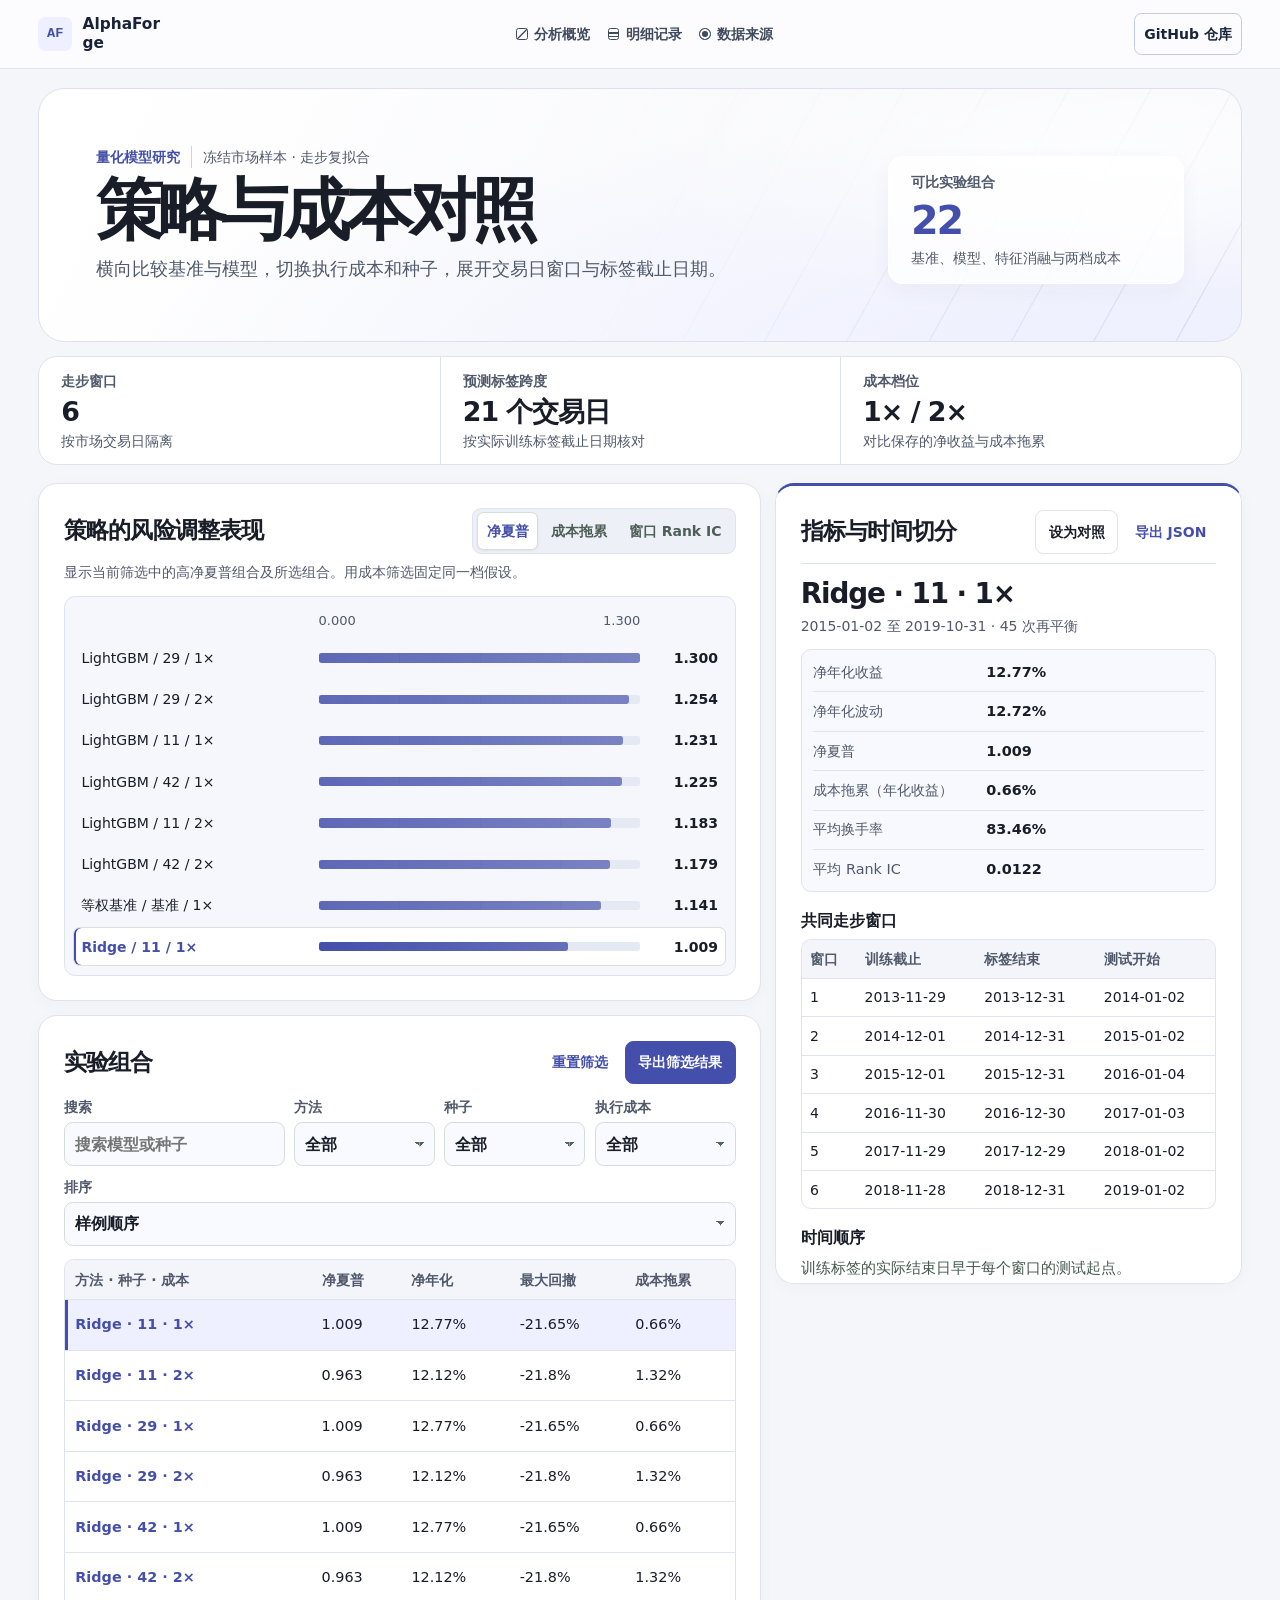
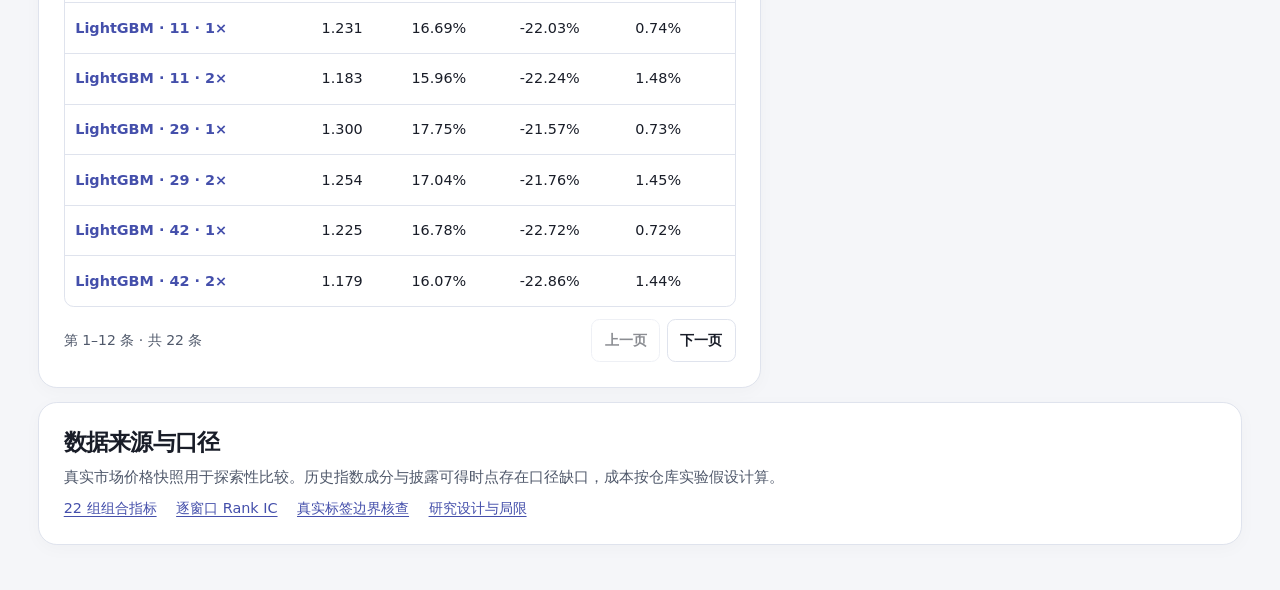
<file: docs/workbench/index.html>
<!doctype html>
<html lang="zh-CN">
<head>
  <meta charset="utf-8">
  <meta name="viewport" content="width=device-width, initial-scale=1">
  <meta name="color-scheme" content="light">
  <meta name="description" content="横向比较基准与模型，切换执行成本和种子，展开交易日窗口与标签截止日期。">
  <title>AlphaForge · 策略与成本对照</title>
  <link rel="stylesheet" href="workbench.css">
  <script defer src="data.js"></script>
  <script defer src="workbench.js"></script>
</head>
<body>
  <a class="skip" href="#main">跳至工作台</a>
  <header class="rail">
    <div class="rail-inner">
      <a class="brand" href="#main">
        <span class="brand-mark" aria-hidden="true" id="brand-mark"></span>
        <span id="brand">数据工作台</span>
      </a>
      <nav aria-label="工作台导航">
        <a href="#overview"><span class="nav-icon overview-icon" aria-hidden="true"></span>分析概览</a>
        <a href="#records"><span class="nav-icon records-icon" aria-hidden="true"></span>明细记录</a>
        <a href="#sources"><span class="nav-icon sources-icon" aria-hidden="true"></span>数据来源</a>
      </nav>
      <div class="rail-bottom">
        <!-- Portfolio return link -->
        <a id="repository" href="https://github.com/dev-belly">GitHub 仓库</a>
      </div>
    </div>
  </header>

  <main id="main" tabindex="-1">
    <section class="hero" id="overview" aria-labelledby="title">
      <div class="hero-intro">
        <div class="hero-context">
          <p id="toolbar-label">数据工作台</p>
          <p id="hero-kicker"></p>
        </div>
        <h1 id="title">策略与成本对照</h1>
        <p class="hero-description" id="description"></p>
      </div>
      <div class="hero-stat" id="hero-stat" hidden>
        <span id="hero-stat-label"></span>
        <strong id="hero-stat-value"></strong>
        <small id="hero-stat-note"></small>
      </div>
    </section>

    <dl class="metrics" id="metrics" aria-label="样例概要" hidden></dl>
    <noscript><p class="notice">请启用 JavaScript 以运行工作台。</p></noscript>
    <p class="notice" id="startup-error" role="alert" hidden>样例未能加载。请确认工作台文件完整，再刷新页面。</p>

    <div class="workspace" id="workspace" hidden>
      <div class="workspace-main">
        <section class="panel chart-panel" aria-labelledby="chart-heading">
          <div class="panel-heading">
            <h2 id="chart-heading"></h2>
            <div class="views" id="views" role="group" aria-label="图表视图"></div>
          </div>
          <p class="panel-copy" id="chart-caption"></p>
          <div id="chart"></div>
        </section>

        <section class="panel records-panel" id="records" aria-labelledby="records-heading">
          <div class="panel-heading">
            <h2 id="records-heading"></h2>
            <div class="panel-actions">
              <button class="text-button" id="reset" type="button">重置筛选</button>
              <button class="button primary" id="export" type="button" disabled>导出筛选结果</button>
            </div>
          </div>
          <div id="filters" class="filters"></div>
          <div class="table-wrap records-table" id="records-table" tabindex="0" role="region" aria-label="筛选记录">
            <table role="table">
              <thead role="rowgroup"><tr id="columns" role="row"></tr></thead>
              <tbody id="rows" role="rowgroup"></tbody>
            </table>
          </div>
          <p id="empty" class="empty" hidden>没有匹配的记录。试试其他筛选条件。</p>
          <footer class="pagination">
            <span id="count" role="status" aria-live="polite"></span>
            <div class="page-buttons">
              <button class="button" id="previous" type="button">上一页</button>
              <button class="button" id="next" type="button">下一页</button>
            </div>
          </footer>
        </section>
      </div>

      <section class="panel detail" id="detail" aria-labelledby="detail-heading" tabindex="-1">
        <div class="panel-heading">
          <h2 id="detail-heading"></h2>
          <div class="panel-actions">
            <button class="button" id="pin-record" type="button" disabled>设为对照</button>
            <button class="text-button" id="download-record" type="button" disabled>导出 JSON</button>
          </div>
        </div>
        <button class="text-button return-records" id="return-records" type="button">返回选中记录</button>
        <p class="link-notice" id="link-notice" role="status" hidden></p>
        <section class="comparison" id="comparison" aria-labelledby="comparison-heading" hidden>
          <div class="comparison-top">
            <h3 id="comparison-heading">记录对照</h3>
            <button class="text-button" id="clear-comparison" type="button">取消对照</button>
          </div>
          <div id="comparison-content"></div>
          <div class="comparison-actions" id="comparison-actions" hidden>
            <button class="button primary" id="share-comparison" type="button">复制对照链接</button>
            <button class="button" id="export-comparison" type="button">导出对照 CSV</button>
            <button class="text-button" id="export-evidence" type="button">导出原值 JSON</button>
          </div>
          <p class="share-status" id="share-status" role="status"></p>
        </section>
        <div id="record-detail"></div>
      </section>
    </div>

    <footer class="panel source-panel" id="sources" aria-labelledby="sources-heading" hidden>
      <h2 id="sources-heading">数据来源与口径</h2>
      <p id="source-note"></p>
      <ul id="source-list"></ul>
    </footer>
  </main>
  <dialog class="share-dialog" id="share-dialog" aria-labelledby="share-heading">
    <form method="dialog">
      <h2 id="share-heading">对照链接</h2>
      <p>选中下方地址，复制后可打开这组对照。</p>
      <label for="share-url">链接地址</label>
      <input id="share-url" type="url" readonly>
      <button class="button primary" type="submit">关闭</button>
    </form>
  </dialog>
</body>
</html>
</file>
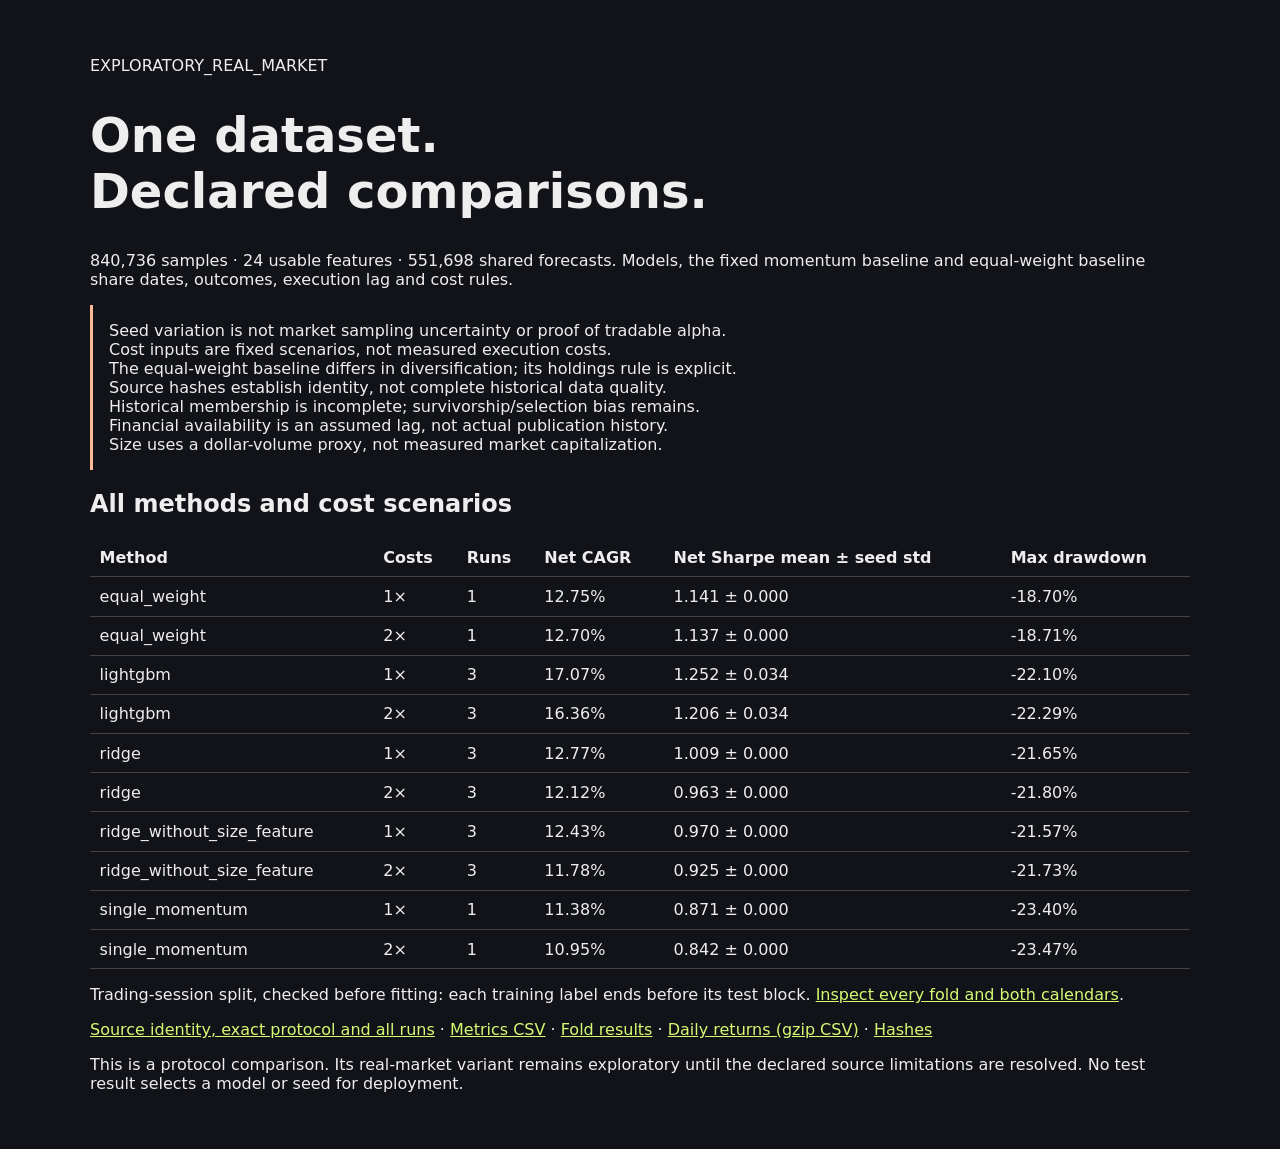
<file: docs/experiments/real-sp500-session-v2/index.html>
<!doctype html><html lang="en"><meta charset="utf-8">
<meta name="viewport" content="width=device-width,initial-scale=1"><title>AlphaForge · Frozen comparison</title>
<style>:root{font-family:system-ui;color-scheme:dark;background:#111319;color:#eee}main{max-width:1100px;margin:auto;padding:2rem}h1{font-size:3rem}a{color:#d7fa73}table{border-collapse:collapse;width:100%}td,th{padding:.6rem;text-align:left;border-bottom:1px solid #444;white-space:nowrap}.scroll{overflow:auto}aside{padding:1rem;border-left:3px solid #ffb994}</style>
<main><p>EXPLORATORY_REAL_MARKET</p><h1>One dataset.<br>Declared comparisons.</h1>
<p>840,736 samples · 24 usable features · 551,698 shared forecasts.
Models, the fixed momentum baseline and equal-weight baseline share dates, outcomes, execution lag and cost rules.</p>
<aside>Seed variation is not market sampling uncertainty or proof of tradable alpha.<br>Cost inputs are fixed scenarios, not measured execution costs.<br>The equal-weight baseline differs in diversification; its holdings rule is explicit.<br>Source hashes establish identity, not complete historical data quality.<br>Historical membership is incomplete; survivorship/selection bias remains.<br>Financial availability is an assumed lag, not actual publication history.<br>Size uses a dollar-volume proxy, not measured market capitalization.</aside>
<h2>All methods and cost scenarios</h2><div class="scroll"><table><tr><th>Method</th><th>Costs</th><th>Runs</th><th>Net CAGR</th><th>Net Sharpe mean ± seed std</th><th>Max drawdown</th></tr><tr><td>equal_weight</td><td>1×</td><td>1</td><td>12.75%</td><td>1.141 ± 0.000</td><td>-18.70%</td></tr><tr><td>equal_weight</td><td>2×</td><td>1</td><td>12.70%</td><td>1.137 ± 0.000</td><td>-18.71%</td></tr><tr><td>lightgbm</td><td>1×</td><td>3</td><td>17.07%</td><td>1.252 ± 0.034</td><td>-22.10%</td></tr><tr><td>lightgbm</td><td>2×</td><td>3</td><td>16.36%</td><td>1.206 ± 0.034</td><td>-22.29%</td></tr><tr><td>ridge</td><td>1×</td><td>3</td><td>12.77%</td><td>1.009 ± 0.000</td><td>-21.65%</td></tr><tr><td>ridge</td><td>2×</td><td>3</td><td>12.12%</td><td>0.963 ± 0.000</td><td>-21.80%</td></tr><tr><td>ridge_without_size_feature</td><td>1×</td><td>3</td><td>12.43%</td><td>0.970 ± 0.000</td><td>-21.57%</td></tr><tr><td>ridge_without_size_feature</td><td>2×</td><td>3</td><td>11.78%</td><td>0.925 ± 0.000</td><td>-21.73%</td></tr><tr><td>single_momentum</td><td>1×</td><td>1</td><td>11.38%</td><td>0.871 ± 0.000</td><td>-23.40%</td></tr><tr><td>single_momentum</td><td>2×</td><td>1</td><td>10.95%</td><td>0.842 ± 0.000</td><td>-23.47%</td></tr></table></div>
<p>Trading-session split, checked before fitting: each training label ends before its test block. <a href="split_audit.json">Inspect every fold and both calendars</a>.</p>
<p><a href="summary.json">Source identity, exact protocol and all runs</a> · <a href="metrics.csv">Metrics CSV</a> · <a href="folds.csv">Fold results</a> · <a href="daily_returns.csv.gz">Daily returns (gzip CSV)</a> · <a href="manifest.json">Hashes</a></p>
<p>This is a protocol comparison. Its real-market variant remains exploratory until the declared source limitations are resolved. No test result selects a model or seed for deployment.</p></main></html>
</file>
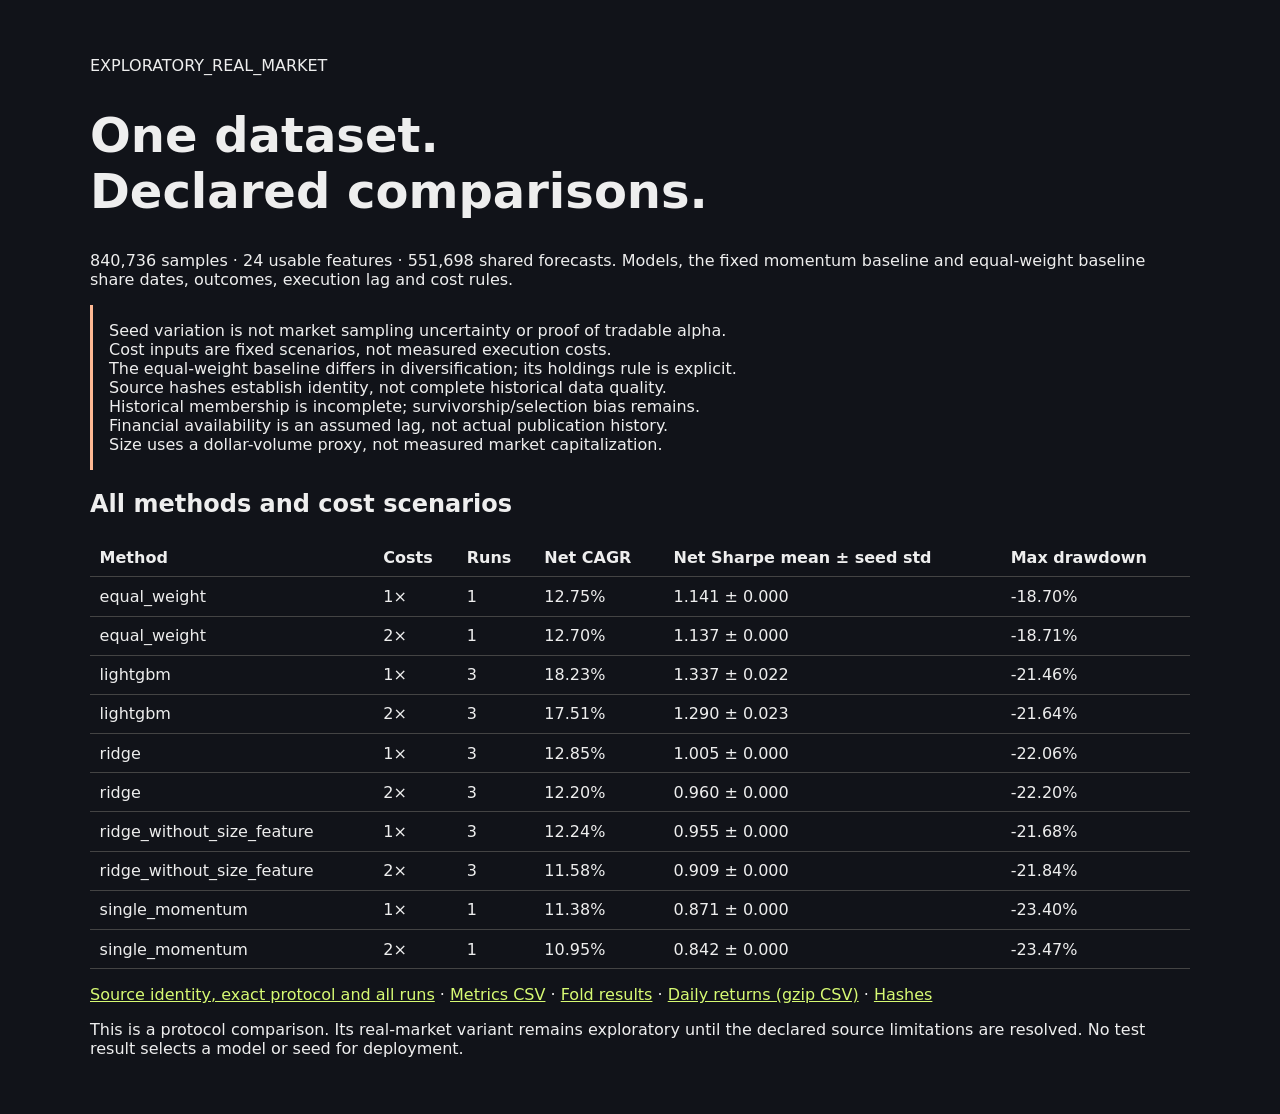
<file: docs/experiments/real-sp500/index.html>
<!doctype html><html lang="en"><meta charset="utf-8">
<meta name="viewport" content="width=device-width,initial-scale=1"><title>AlphaForge · Frozen comparison</title>
<style>:root{font-family:system-ui;color-scheme:dark;background:#111319;color:#eee}main{max-width:1100px;margin:auto;padding:2rem}h1{font-size:3rem}a{color:#d7fa73}table{border-collapse:collapse;width:100%}td,th{padding:.6rem;text-align:left;border-bottom:1px solid #444;white-space:nowrap}.scroll{overflow:auto}aside{padding:1rem;border-left:3px solid #ffb994}</style>
<main><p>EXPLORATORY_REAL_MARKET</p><h1>One dataset.<br>Declared comparisons.</h1>
<p>840,736 samples · 24 usable features · 551,698 shared forecasts.
Models, the fixed momentum baseline and equal-weight baseline share dates, outcomes, execution lag and cost rules.</p>
<aside>Seed variation is not market sampling uncertainty or proof of tradable alpha.<br>Cost inputs are fixed scenarios, not measured execution costs.<br>The equal-weight baseline differs in diversification; its holdings rule is explicit.<br>Source hashes establish identity, not complete historical data quality.<br>Historical membership is incomplete; survivorship/selection bias remains.<br>Financial availability is an assumed lag, not actual publication history.<br>Size uses a dollar-volume proxy, not measured market capitalization.</aside>
<h2>All methods and cost scenarios</h2><div class="scroll"><table><tr><th>Method</th><th>Costs</th><th>Runs</th><th>Net CAGR</th><th>Net Sharpe mean ± seed std</th><th>Max drawdown</th></tr><tr><td>equal_weight</td><td>1×</td><td>1</td><td>12.75%</td><td>1.141 ± 0.000</td><td>-18.70%</td></tr><tr><td>equal_weight</td><td>2×</td><td>1</td><td>12.70%</td><td>1.137 ± 0.000</td><td>-18.71%</td></tr><tr><td>lightgbm</td><td>1×</td><td>3</td><td>18.23%</td><td>1.337 ± 0.022</td><td>-21.46%</td></tr><tr><td>lightgbm</td><td>2×</td><td>3</td><td>17.51%</td><td>1.290 ± 0.023</td><td>-21.64%</td></tr><tr><td>ridge</td><td>1×</td><td>3</td><td>12.85%</td><td>1.005 ± 0.000</td><td>-22.06%</td></tr><tr><td>ridge</td><td>2×</td><td>3</td><td>12.20%</td><td>0.960 ± 0.000</td><td>-22.20%</td></tr><tr><td>ridge_without_size_feature</td><td>1×</td><td>3</td><td>12.24%</td><td>0.955 ± 0.000</td><td>-21.68%</td></tr><tr><td>ridge_without_size_feature</td><td>2×</td><td>3</td><td>11.58%</td><td>0.909 ± 0.000</td><td>-21.84%</td></tr><tr><td>single_momentum</td><td>1×</td><td>1</td><td>11.38%</td><td>0.871 ± 0.000</td><td>-23.40%</td></tr><tr><td>single_momentum</td><td>2×</td><td>1</td><td>10.95%</td><td>0.842 ± 0.000</td><td>-23.47%</td></tr></table></div>
<p><a href="summary.json">Source identity, exact protocol and all runs</a> · <a href="metrics.csv">Metrics CSV</a> · <a href="folds.csv">Fold results</a> · <a href="daily_returns.csv.gz">Daily returns (gzip CSV)</a> · <a href="manifest.json">Hashes</a></p>
<p>This is a protocol comparison. Its real-market variant remains exploratory until the declared source limitations are resolved. No test result selects a model or seed for deployment.</p></main></html>
</file>
<file: docs/workbench/workbench.css>
:root {
  color-scheme: light;
  font: 16px/1.58 -apple-system, BlinkMacSystemFont, "Inter", "PingFang SC", "Microsoft YaHei", system-ui, sans-serif;
  color: #191d28;
  background: #f5f6f9;
  --ink: #191d28;
  --muted: #50596b;
  --line: #dfe3ed;
  --surface: #fff;
  --soft: #f3f5fa;
  --dark: #182033;
  --signal: #2149af;
  --accent: #3155b4;
  --accent-soft: #edf2ff;
  --hero-base: #152343;
  --hero-glow: #355aa6;
  --radius: 1.18rem;
  --frame: min(100% - clamp(1.6rem, 6vw, 7.2rem), 87rem);
  --header: 4.25rem;
}
*, *::before, *::after { box-sizing: border-box; }
body, h1, h2, h3, h4, p, dl, dd, ul, figure { margin: 0; }
[hidden] { display: none !important; }
button, input, select { font: inherit; }
button, a { -webkit-tap-highlight-color: transparent; }
button { cursor: pointer; }
button:disabled { cursor: default; opacity: .5; }
a { color: var(--accent); text-underline-offset: .21em; }
:focus-visible { outline: 2px solid var(--accent); outline-offset: 4px; }
main, section, footer { scroll-margin-top: calc(var(--header) + .9rem); }
.skip {
  position: fixed;
  z-index: 8;
  inset: .7rem auto auto 1rem;
  translate: 0 -160%;
  border-radius: .48rem;
  padding: .6rem .86rem;
  background: #fff;
  color: var(--signal);
}
.skip:focus { translate: none; }

.rail {
  position: sticky;
  top: 0;
  z-index: 5;
  border-bottom: 1px solid #c4cbd77a;
  color: #192238;
  background: #fdfdfe;
}
@supports (backdrop-filter: blur(18px)) {
  .rail { background: #fdfdfee3; backdrop-filter: blur(18px) saturate(1.25); }
}
.rail-inner {
  display: grid;
  grid-template-columns: minmax(0, 1fr) auto minmax(0, 1fr);
  align-items: center;
  gap: .65rem 1.2rem;
  width: var(--frame);
  min-height: var(--header);
  margin-inline: auto;
}
.rail a { color: inherit; text-decoration: none; }
.rail :focus-visible { outline-color: var(--signal); }
.brand {
  display: flex;
  justify-self: start;
  align-items: center;
  gap: .66rem;
  min-width: 0;
  min-height: 2.7rem;
  padding-block: .25rem;
  font-size: .96rem;
  font-weight: 730;
  line-height: 1.25;
  overflow-wrap: anywhere;
}
.brand-mark {
  display: grid;
  place-items: center;
  flex: 0 0 2.1rem;
  height: 2.1rem;
  border-radius: .43rem;
  background: var(--accent-soft);
  color: var(--accent);
  font: 750 .85rem/1 ui-monospace, Consolas, monospace;
}
.rail nav, .rail-bottom { display: flex; align-items: center; flex-wrap: wrap; gap: .12rem .45rem; }
.rail-bottom { justify-content: flex-end; }
.rail nav a, .rail-bottom a {
  display: inline-flex;
  align-items: center;
  gap: .42rem;
  min-height: 2.65rem;
  padding: .36rem .55rem;
  border: 1px solid transparent;
  border-radius: .47rem;
  color: #404a5e;
  white-space: nowrap;
  font-size: .875rem;
  font-weight: 640;
}
.rail-bottom a:last-child { border-color: #c3cbdb; color: #17243b; }
.rail nav a:hover, .rail-bottom a:hover { color: var(--signal); background: #e9eef8; }
.nav-icon { flex: 0 0 .72rem; height: .72rem; border: 1.35px solid currentColor; border-radius: .16rem; }
.overview-icon { background: linear-gradient(135deg, transparent 44%, currentColor 48% 54%, transparent 57%); }
.records-icon { background: linear-gradient(transparent 30%, currentColor 34% 45%, transparent 49% 66%, currentColor 70% 79%, transparent 83%); }
.sources-icon { border-radius: 50%; box-shadow: inset 0 0 0 2px #fff; background: currentColor; }

main { width: var(--frame); margin: 1.2rem auto 0; padding-bottom: 2.8rem; }
.hero {
  position: relative;
  isolation: isolate;
  display: grid;
  grid-template-columns: minmax(0, 1fr) minmax(12rem, .4fr);
  align-items: end;
  gap: .9rem clamp(1rem, 4vw, 4.2rem);
  overflow: hidden;
  padding: clamp(1.3rem, 4.4vw, 3.55rem);
  border: 1px solid color-mix(in srgb, var(--accent) 18%, white);
  border-radius: calc(var(--radius) + .48rem);
  background:
    radial-gradient(ellipse at 92% 104%, var(--accent-soft), transparent 65%),
    linear-gradient(116deg, #fff 5%, color-mix(in srgb, var(--accent) 9%, white) 160%);
  color: var(--ink);
}
.hero::before {
  position: absolute;
  inset: 0;
  z-index: -1;
  background:
    radial-gradient(ellipse at 78% 24%, #fff, transparent 58%),
    repeating-linear-gradient(119deg, transparent 0 36px, color-mix(in srgb, var(--accent) 10%, transparent) 36px 37px, transparent 38px 72px);
  mask-image: linear-gradient(90deg, transparent 44%, #000 96%);
  content: "";
}
.hero-context { display: flex; flex-wrap: wrap; align-items: center; gap: .25rem .7rem; color: var(--muted); font-size: .875rem; }
.hero-context p:first-child { color: var(--accent); font-weight: 740; }
.hero-context p + p { padding-left: .7rem; border-left: 1px solid #cbd3e2; }
.hero h1 { margin: .42rem 0 .53rem; font-size: clamp(2.05rem, 5.25vw, 4.95rem); line-height: 1.08; letter-spacing: -.066em; font-weight: 760; overflow-wrap: anywhere; }
.hero-description { max-width: 41rem; color: var(--muted); line-height: 1.61; font-size: clamp(1rem, 1.4vw, 1.12rem); }
.hero-stat {
  display: grid;
  gap: .27rem;
  min-width: 0;
  padding: .87rem clamp(.85rem, 2.2vw, 1.38rem);
  border: 1px solid #fffc;
  border-radius: .93rem;
  background: #ffffffc4;
  box-shadow: 0 7px 22px #2830460b;
}
.hero-stat span { color: var(--muted); font-size: .875rem; font-weight: 645; }
.hero-stat small { color: var(--muted); font-size: .875rem; }
.hero-stat strong {
  color: var(--accent);
  font-size: clamp(1.42rem, 3.1vw, 3.16rem);
  font-weight: 750;
  line-height: 1.14;
  letter-spacing: -.052em;
  font-variant-numeric: tabular-nums;
  overflow-wrap: anywhere;
}

.metrics {
  display: grid;
  grid-template-columns: repeat(3, minmax(0, 1fr));
  margin: .88rem 0 1.12rem;
  border: 1px solid var(--line);
  border-radius: var(--radius);
  background: var(--surface);
}
.metric { min-width: 0; padding: .82rem clamp(.8rem, 2vw, 1.37rem); }
.metric + .metric { border-left: 1px solid var(--line); }
.metric dt { color: var(--muted); font-size: .875rem; font-weight: 650; }
.metric dd { margin-top: .17rem; font-size: clamp(1.12rem, 2.25vw, 1.68rem); line-height: 1.23; font-weight: 750; letter-spacing: -.037em; font-variant-numeric: tabular-nums; overflow-wrap: anywhere; }
.metric small { display: block; margin-top: .2rem; color: var(--muted); font-size: .875rem; line-height: 1.43; font-weight: 420; letter-spacing: normal; }

.workspace { display: grid; grid-template-columns: minmax(0, 1.55fr) minmax(19rem, 1fr); align-items: start; gap: .9rem; }
.workspace-main { display: grid; min-width: 0; gap: .9rem; }
.panel {
  min-width: 0;
  padding: clamp(.9rem, 2.12vw, 1.52rem);
  border: 1px solid var(--line);
  border-radius: var(--radius);
  background: var(--surface);
  box-shadow: 0 4px 18px #152a1d07;
}
.panel-heading { display: flex; align-items: center; justify-content: space-between; flex-wrap: wrap; gap: .48rem .65rem; }
.panel h2 { font-size: clamp(1.16rem, 2.05vw, 1.46rem); font-weight: 740; line-height: 1.27; letter-spacing: -.034em; }
.panel-actions, .page-buttons { display: flex; flex-wrap: wrap; align-items: center; gap: .44rem; }
.panel-copy { margin: .44rem 0 .79rem; color: var(--muted); font-size: .9rem; }

.button, .text-button {
  display: inline-flex;
  justify-content: center;
  align-items: center;
  min-height: 2.72rem;
  padding: .41rem .77rem;
  border: 1px solid var(--line);
  border-radius: .52rem;
  background: var(--surface);
  color: var(--ink);
  font-size: .875rem;
  font-weight: 680;
  text-decoration: none;
}
.primary { border-color: var(--accent); color: white; background: var(--accent); }
.button:hover:not(:disabled), .text-button:hover:not(:disabled) { border-color: var(--accent); }
.primary:hover:not(:disabled) { filter: brightness(.9); }
.text-button { border-color: transparent; color: var(--accent); background: transparent; padding-inline: .55rem; }
.return-records { display: none; }

.views { display: flex; flex-wrap: wrap; gap: .14rem; padding: .2rem; border: 1px solid var(--line); border-radius: .57rem; background: #edf0f6; }
.views button {
  min-height: 2.34rem;
  padding: .25rem .56rem;
  border: 1px solid transparent;
  border-radius: .41rem;
  background: transparent;
  color: #4e5e57;
  font-size: .875rem;
  font-weight: 680;
}
.views button[aria-pressed="true"] { border-color: #d5ded7; background: white; color: var(--accent); box-shadow: 0 1px 3px #14273210; }
.views button:hover { color: var(--accent); }

.chart-bars {
  display: grid;
  gap: .16rem;
  padding: .53rem;
  border: 1px solid var(--line);
  border-radius: .7rem;
  background: #f5f7fc;
}
.chart-columns { grid-template-columns: minmax(5rem, 1fr) minmax(2.3rem, 1.42fr) minmax(4.2rem, auto); column-gap: .66rem; }
.bar-row, .chart-scale {
  display: grid;
  align-items: center;
  min-height: 2.42rem;
  width: 100%;
  padding: .24rem .45rem;
  border: 1px solid transparent;
  border-radius: .42rem;
  background: transparent;
  color: inherit;
  text-align: left;
  font-size: .875rem;
}
button.bar-row:hover, .bar-row[aria-pressed="true"] { border-color: #d7e0d9; background: var(--surface); }
.bar-row[aria-pressed="true"] { box-shadow: inset 2px 0 var(--accent); }
.bar-row[aria-pressed="true"] .bar-label { color: var(--accent); font-weight: 745; }
.bar-label { overflow-wrap: anywhere; }
.bar-track {
  position: relative;
  height: .58rem;
  border-radius: .15rem;
  background:
    repeating-linear-gradient(90deg, #bac9bf8a 0 1px, transparent 1px 25%),
    #e4e9f3;
}
.bar-segment {
  position: absolute;
  inset-block: 0;
  border-radius: .15rem;
  background: linear-gradient(90deg, var(--accent), color-mix(in srgb, var(--accent) 72%, #bbbfdc));
}
.bar-segment[data-direction="negative"] { background: #925141; }
.bar-row[aria-pressed="false"] .bar-segment { opacity: .84; }
.bar-marker { position: absolute; z-index: 1; top: -.13rem; width: 1px; height: .84rem; background: #455650; }
.bar-value { text-align: right; font-variant-numeric: tabular-nums; font-weight: 710; white-space: nowrap; }
.chart-scale { min-height: 1.5rem; color: var(--muted); font-size: .8125rem; }
.axis-values { display: flex; justify-content: space-between; gap: .17rem; }
.axis-values span { overflow-wrap: anywhere; }
.chart-note, .graph-key { margin-top: .62rem; color: var(--muted); font-size: .875rem; }

.graph-stage {
  position: relative;
  container-type: inline-size;
  overflow: hidden;
  border: 1px solid #32483e;
  border-radius: .74rem;
  background:
    radial-gradient(circle at 1px 1px, #a5c3b748 1px, transparent 1.2px),
    radial-gradient(ellipse at 65% 0%, #214238, #152b22 56%, #131d19);
  background-size: 17px 17px, auto;
}
.graph-canvas { display: block; width: 100%; height: auto; min-height: 11.25rem; aspect-ratio: 960 / 464; }
.graph-node {
  position: absolute;
  display: grid;
  place-items: center;
  width: clamp(1.9rem, 6.2cqw, 3rem);
  aspect-ratio: 1;
  translate: -50% -50%;
  padding: 0;
  border: 1px solid #a8c4b2;
  border-radius: 50%;
  background: #e1f2e9;
  color: #204c3b;
  font-weight: 760;
  box-shadow: 0 2px 7px #0a1a10ad;
}
.graph-node[data-status="direct"] { border-color: #f4a8aa; background: #a33443; color: white; }
.graph-node[data-status="cascade"] { border-color: #f0c483; background: #f7e0b9; color: #653916; }
.graph-node[aria-pressed="true"] { z-index: 2; box-shadow: 0 0 0 2px #21392e, 0 0 0 4px #def69e; }
.graph-node:focus-visible { z-index: 3; outline-color: #def69e; outline-offset: 6px; }
.graph-readout {
  display: grid;
  grid-template-columns: repeat(auto-fit, minmax(min(100%, 7.5rem), 1fr));
  gap: .54rem .8rem;
  margin-top: .64rem;
  padding: .74rem .8rem;
  border: 1px solid color-mix(in srgb, var(--accent) 17%, transparent);
  border-radius: .6rem;
  background: var(--accent-soft);
}
.graph-readout dt { color: var(--muted); font-size: .875rem; }
.graph-readout dd { font-weight: 725; font-variant-numeric: tabular-nums; overflow-wrap: anywhere; }

.filters { display: flex; align-items: end; flex-wrap: wrap; gap: .58rem; margin: .75rem 0 .85rem; }
.field { display: grid; flex: 1 1 8rem; min-width: 0; gap: .25rem; color: var(--muted); font-size: .875rem; font-weight: 650; }
.field.search { flex-basis: 13rem; }
.field input, .field select {
  min-width: 0;
  width: 100%;
  min-height: 2.75rem;
  padding: .4rem .62rem;
  border: 1px solid #d2ded5;
  border-radius: .53rem;
  color: var(--ink);
  background-color: #f8faff;
  font-size: 1rem;
}
.field select {
  appearance: none;
  padding-right: 1.64rem;
  background-image: linear-gradient(45deg, transparent 50%, #56655d 50%), linear-gradient(135deg, #56655d 50%, transparent 50%);
  background-position: calc(100% - .9rem) 50%, calc(100% - .61rem) 50%;
  background-size: .29rem .29rem;
  background-repeat: no-repeat;
}
.table-wrap { max-width: 100%; overflow-x: auto; border: 1px solid var(--line); border-radius: .61rem; }
table { width: 100%; border-collapse: collapse; font-size: .9rem; text-align: left; }
th, td { padding: .52rem .66rem; border-bottom: 1px solid var(--line); }
thead th { color: var(--muted); background: var(--soft); font-size: .875rem; font-weight: 680; white-space: nowrap; }
tbody tr:last-child > * { border-bottom: 0; }
tbody tr[data-selected="true"] { background: var(--accent-soft); }
tbody tr[data-selected="true"] th { box-shadow: inset 3px 0 var(--accent); }
td { font-variant-numeric: tabular-nums; }
.records-cell { white-space: nowrap; }
.record-button {
  min-height: 2.06rem;
  padding: .15rem 0;
  border: 0;
  background: transparent;
  color: var(--accent);
  font-weight: 730;
  text-align: left;
  white-space: nowrap;
}
.record-button:hover { text-decoration: underline; text-underline-offset: .2em; }
.record-button:focus-visible { outline-offset: 2px; }
.pagination { display: flex; justify-content: space-between; align-items: center; flex-wrap: wrap; gap: .63rem; margin-top: .74rem; }
.pagination > span { color: var(--muted); font-size: .875rem; }
.empty, .notice { padding: .98rem; border: 1px solid var(--line); border-radius: .59rem; color: var(--muted); background: var(--soft); }
.notice { margin-top: 1rem; }

.detail {
  position: sticky;
  top: calc(var(--header) + .95rem);
  max-height: calc(100vh - var(--header) - 1.9rem);
  overflow: auto;
  overflow-wrap: anywhere;
  border-top: 3px solid var(--accent);
  scrollbar-width: thin;
  scrollbar-color: #b3c4ba transparent;
}
.detail .panel-heading { padding-bottom: .56rem; border-bottom: 1px solid var(--line); }
.link-notice { margin-top: .75rem; padding: .65rem .75rem; border-left: 3px solid var(--accent); background: var(--accent-soft); color: var(--ink); font-size: .875rem; line-height: 1.6; overflow-wrap: anywhere; }
.comparison {
  margin-top: .78rem;
  padding: clamp(.65rem, 1.45vw, 1rem);
  border: 1px solid var(--line);
  border-radius: 1rem;
  background: linear-gradient(160deg, var(--accent-soft), var(--surface) 76%);
}
.comparison-top { display: flex; justify-content: space-between; align-items: center; flex-wrap: wrap; gap: .2rem .55rem; }
.comparison-top h3 { font-size: 1.12rem; font-weight: 750; letter-spacing: -.03em; }
.comparison-top .text-button { min-height: 2.6rem; }
.comparison-pair { display: flex; gap: .45rem; margin-block: .33rem .58rem; }
.comparison-identity {
  flex: 1 1 0;
  min-width: 0;
  padding: .58rem .64rem;
  border: 1px solid var(--line);
  border-radius: .63rem;
  background: var(--surface);
}
.comparison-identity + .comparison-identity { border-color: color-mix(in srgb, var(--accent) 29%, var(--line)); }
.comparison-identity dt { color: var(--muted); font-size: .875rem; }
.comparison-identity dd { margin-top: .13rem; font-weight: 720; font-size: .94rem; line-height: 1.35; }
.comparison-hint, .share-status { margin-top: .49rem; color: var(--muted); font-size: .875rem; line-height: 1.45; }
.share-status:empty { margin-top: 0; }
.comparison table { table-layout: fixed; font-size: .875rem; line-height: 1.4; }
.comparison th, .comparison td { padding: .46rem .24rem; overflow-wrap: anywhere; }
.comparison thead th { background: transparent; }
.comparison tbody th { font-weight: 650; }
.comparison-change { color: var(--accent); font-weight: 720; }
.comparison-actions { display: flex; flex-wrap: wrap; gap: .45rem; margin-top: .78rem; }
.comparison-actions button { min-height: 2.75rem; }
.share-dialog {
  width: min(100% - 2rem, 33rem);
  max-width: none;
  padding: clamp(1rem, 3vw, 1.6rem);
  color: var(--ink);
  border: 1px solid var(--line);
  border-radius: var(--radius);
  box-shadow: 0 24px 78px #14243c2b;
}
.share-dialog::backdrop { background: #14203390; }
.share-dialog form { display: grid; justify-items: start; gap: .6rem; }
.share-dialog p { color: var(--muted); }
.share-dialog input {
  width: 100%;
  min-width: 0;
  padding: .61rem .68rem;
  border: 1px solid var(--line);
  border-radius: .55rem;
  font-size: .94rem;
}
.record-heading { margin: .83rem 0 .25rem; font-size: clamp(1.25rem, 2.3vw, 1.74rem); font-weight: 750; line-height: 1.23; letter-spacing: -.04em; }
.record-caption { margin-bottom: .7rem; color: var(--muted); font-size: .875rem; }
.fact-list {
  display: grid;
  gap: 0;
  margin: .73rem 0;
  padding: .19rem .73rem;
  border: 1px solid var(--line);
  border-radius: .63rem;
  background: #f7f9fe;
}
.fact-list > div { display: grid; grid-template-columns: minmax(4.5rem, .86fr) minmax(0, 1.14fr); gap: .55rem; padding-block: .49rem; font-size: .9rem; }
.fact-list > div + div { border-top: 1px solid var(--line); }
.fact-list dt { color: var(--muted); }
.fact-list dd { font-weight: 685; font-variant-numeric: tabular-nums; }
.record-section { margin-top: 1rem; }
.record-section h4, .record-section summary { margin-bottom: .35rem; font-size: 1rem; font-weight: 725; }
.record-section summary { padding-block: .32rem; color: var(--accent); cursor: pointer; }
.record-section p, .record-section li { color: #465850; font-size: .91rem; }
.record-section ul { display: grid; gap: .35rem; padding-left: 1.03rem; }
.record-section table { font-size: .875rem; }
.record-section th, .record-section td { padding: .48rem .52rem; }
.source-panel { margin-top: .92rem; }
.source-panel p { margin-top: .46rem; color: var(--muted); font-size: .91rem; }
.source-panel ul { display: flex; flex-wrap: wrap; gap: .42rem 1.22rem; list-style: none; padding: 0; margin-top: .6rem; font-size: .9rem; }

@media (max-width: 970px) {
  .workspace { grid-template-columns: minmax(0, 1fr); }
  .detail { position: static; max-height: none; overflow: visible; }
  .return-records { display: inline-flex; margin-top: .34rem; }
}
@media (max-width: 750px) {
  :root { --header: 0px; }
  .rail { position: relative; }
  .rail-inner { display: flex; flex-wrap: wrap; gap: .16rem .48rem; justify-content: space-between; padding-block: .49rem; }
  .rail nav { order: 2; flex: 1 1 100%; }
  .rail nav a, .rail-bottom a { min-height: 2.58rem; padding-inline: .4rem; }
  .rail-bottom { order: 1; }
  .brand { flex: 1 1 auto; }
  .hero { gap: .78rem; grid-template-columns: minmax(0, 1fr); }
  .hero-stat { align-self: start; }
  .hero-context p + p { padding-left: 0; border-left: 0; }
}
@media (max-width: 570px) {
  main { margin-top: .78rem; }
  .metrics { grid-template-columns: repeat(2, minmax(0, 1fr)); margin-block: .67rem .85rem; }
  .metric:last-child:nth-child(odd) { grid-column: 1 / -1; border-top: 1px solid var(--line); border-left: 0; }
  .metric:first-child:last-child { border-top: 0; }
  .chart-columns { grid-template-columns: minmax(3.7rem, 1fr) minmax(1.3rem, .9fr) minmax(2.8rem, auto); column-gap: .31rem; }
  .bar-value { white-space: normal; overflow-wrap: anywhere; }
  .bar-row { padding-inline: .29rem; }
  .views button { min-height: 2.7rem; }
  .field.search { flex-basis: 100%; }
  .records-table table, .records-table tbody { display: block; }
  .records-table thead { position: absolute; width: 1px; height: 1px; overflow: hidden; clip-path: inset(50%); }
  .records-table tbody tr { display: grid; grid-template-columns: repeat(2, minmax(0, 1fr)); border-bottom: 1px solid var(--line); padding: .45rem .65rem; }
  .records-table tbody tr:last-child { border-bottom: 0; }
  .records-table tbody tr[data-selected="true"] { box-shadow: inset 3px 0 var(--accent); }
  .records-table tbody tr[data-selected="true"] th { box-shadow: none; }
  .records-cell { display: block; border: 0; padding: .2rem .15rem; white-space: normal; overflow-wrap: anywhere; }
  th.records-cell { grid-column: 1 / -1; }
  td.records-cell::before { display: block; color: var(--muted); font-size: .875rem; content: attr(data-label); }
  .record-button { min-height: 2.5rem; white-space: normal; }
}
@media (forced-colors: active) {
  .bar-segment, .bar-segment[data-direction="negative"] { background: Highlight; forced-color-adjust: none; }
  .graph-node[aria-pressed="true"], .bar-row[aria-pressed="true"] { outline: 2px solid Highlight; }
}
</file>
